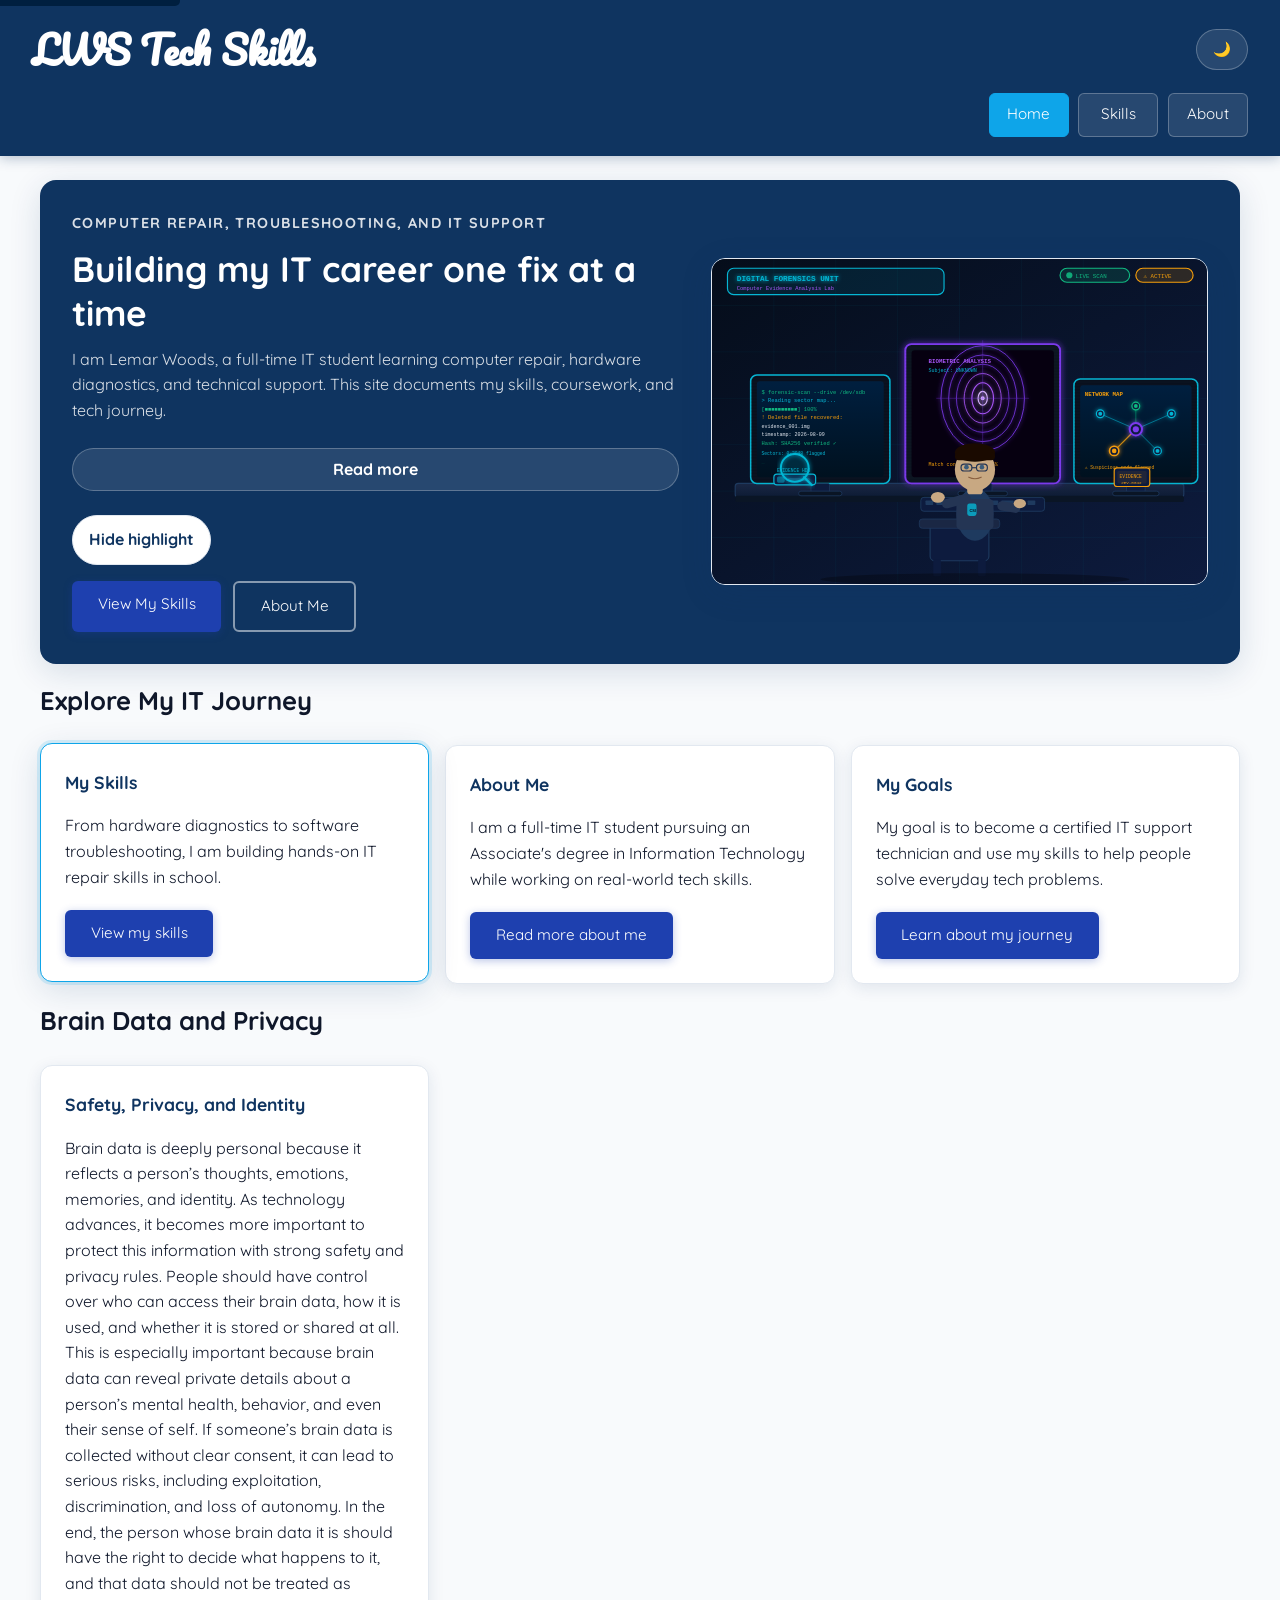
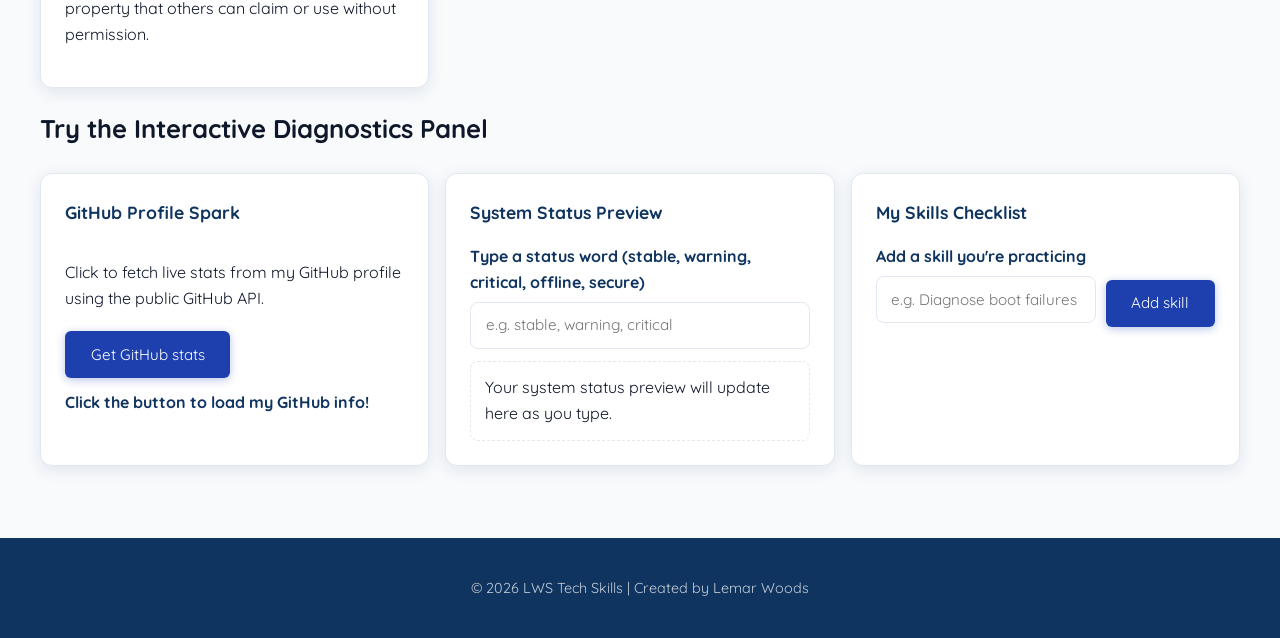
<file: index.html>
<!DOCTYPE html>
<!-- Updated: 2026-08-10 for WAVE accessibility fixes -->
<html lang="en" dir="ltr">

<head>
    <meta charset="UTF-8">
    <meta name="viewport" content="width=device-width, initial-scale=1.0">
    <meta name="description"
        content="LWS Tech Skills is an IT portfolio showcasing computer repair, troubleshooting, and technology skills by Lemar Woods.">
    <title>Home | LWS Tech Skills</title>
    <link rel="preconnect" href="https://fonts.googleapis.com">
    <link rel="preconnect" href="https://fonts.gstatic.com" crossorigin>
    <link href="https://fonts.googleapis.com/css2?family=Pacifico&family=Quicksand:wght@400;500;700&display=swap"
        rel="stylesheet">
    <link rel="stylesheet" href="./assets/css/style.css">
</head>

<body>
    <a class="skip-link" href="#main-content-title">Skip to main content</a>
    <div class="page">
        <header class="site-header">
            <div class="header-row">
                <span class="site-brand">LWS Tech Skills</span>
                <div class="header-actions">
                    <button class="theme-toggle" type="button" aria-label="Switch to dark mode"
                        aria-pressed="false">🌙</button>
                    <button class="nav-toggle" type="button" aria-label="Toggle navigation"
                        aria-expanded="false">Menu</button>
                </div>
            </div>
            <nav class="top-nav" aria-label="Main navigation" aria-hidden="true">
                <a href="index.html" class="nav-box" aria-current="page">Home</a>
                <a href="projects.html" class="nav-box">Skills</a>
                <a href="about.html" class="nav-box">About</a>
            </nav>
        </header>

        <main id="main-content">
            <section class="hero" aria-labelledby="main-content-title">
                <div class="hero-content">
                    <p class="tagline">Computer repair, troubleshooting, and IT support</p>
                    <h1 id="main-content-title" tabindex="-1">Building my IT career one fix at a time</h1>
                    <p>
                        I am Lemar Woods, a full-time IT student learning computer repair, hardware diagnostics,
                        and technical support. This site documents my skills, coursework, and tech journey.
                    </p>
                    <button class="read-more-toggle" type="button" data-read-more-target="home-story"
                        aria-expanded="false">Read more</button>
                    <div id="home-story" class="read-more-content" hidden>
                        <p>
                            I enjoy learning how systems work behind the scenes and how practical support skills can
                            make
                            a real difference for everyday users.
                        </p>
                    </div>
                    <button class="toggle-highlight" type="button" aria-pressed="false">Toggle highlight</button>
                    <div class="hero-actions">
                        <a class="btn" href="./projects.html">View My Skills</a>
                        <a class="btn btn--secondary" href="./about.html">About Me</a>
                    </div>
                </div>
                <img src="./assets/images/csi_tech.svg"
                    alt="Digital forensics technician analyzing evidence at a computer workstation" loading="lazy"
                    decoding="async">
            </section>

            <section class="content-grid" aria-labelledby="explore-heading">
                <h2 id="explore-heading">Explore My IT Journey</h2>
                <article class="card">
                    <h3>My Skills</h3>
                    <p>
                        From hardware diagnostics to software troubleshooting, I am building hands-on IT repair skills
                        in school.
                    </p>
                    <a class="btn" href="./projects.html">View my skills</a>
                </article>

                <article class="card">
                    <h3>About Me</h3>
                    <p>
                        I am a full-time IT student pursuing an Associate's degree in Information Technology while
                        working on real-world tech skills.
                    </p>
                    <a class="btn" href="./about.html">Read more about me</a>
                </article>

                <article class="card">
                    <h3>My Goals</h3>
                    <p>
                        My goal is to become a certified IT support technician and use my skills to help people solve
                        everyday tech problems.
                    </p>
                    <a class="btn" href="./about.html#story-heading">Learn about my journey</a>
                </article>
            </section>

            <section class="content-grid" aria-labelledby="brain-data-heading">
                <h2 id="brain-data-heading">Brain Data and Privacy</h2>
                <article class="card">
                    <h3>Safety, Privacy, and Identity</h3>
                    <p>
                        Brain data is deeply personal because it reflects a person’s thoughts, emotions, memories, and
                        identity. As technology advances, it becomes more important to protect this information with
                        strong safety and privacy rules. People should have control over who can access their brain
                        data,
                        how it is used, and whether it is stored or shared at all. This is especially important because
                        brain data can reveal private details about a person’s mental health, behavior, and even their
                        sense of self. If someone’s brain data is collected without clear consent, it can lead to
                        serious
                        risks, including exploitation, discrimination, and loss of autonomy. In the end, the person
                        whose
                        brain data it is should have the right to decide what happens to it, and that data should not be
                        treated as property that others can claim or use without permission.
                    </p>
                </article>
            </section>

            <section class="content-grid interactive-panel" aria-labelledby="interactive-heading">
                <h2 id="interactive-heading">Try the Interactive Diagnostics Panel</h2>
                <article class="card interactive-card">
                    <h3>GitHub Profile Spark</h3>
                    <p>Click to fetch live stats from my GitHub profile using the public GitHub API.</p>
                    <button type="button" class="btn spark-tip-btn">Get GitHub stats</button>
                    <p class="spark-tip-output" role="status">Click the button to load my GitHub info!</p>
                </article>

                <article class="card interactive-card">
                    <h3>System Status Preview</h3>
                    <label class="about-label" for="status-input">Type a status word (stable, warning, critical,
                        offline, secure)</label>
                    <input type="text" id="status-input" class="about-input"
                        placeholder="e.g. stable, warning, critical" autocomplete="off">
                    <div class="status-preview" aria-live="polite">Your system status preview will update here as
                        you type.</div>
                </article>

                <article class="card interactive-card">
                    <h3>My Skills Checklist</h3>
                    <label class="about-label" for="skill-input">Add a skill you're practicing</label>
                    <div class="skill-form-row">
                        <input type="text" id="skill-input" class="about-input"
                            placeholder="e.g. Diagnose boot failures" autocomplete="off">
                        <button type="button" class="btn skill-add-btn">Add skill</button>
                    </div>
                    <ul class="skill-list" aria-live="polite"></ul>
                </article>
            </section>
        </main>

        <footer>
            <p>&copy; <span data-current-year></span> LWS Tech Skills | Created by Lemar Woods</p>
            <button class="back-to-top" type="button" aria-label="Back to top" hidden>Back to top ↑</button>
        </footer>
    </div>
    <script src="./assets/js/site.js"></script>
    <script src="./assets/js/interactive.js"></script>
</body>

</html>
</file>
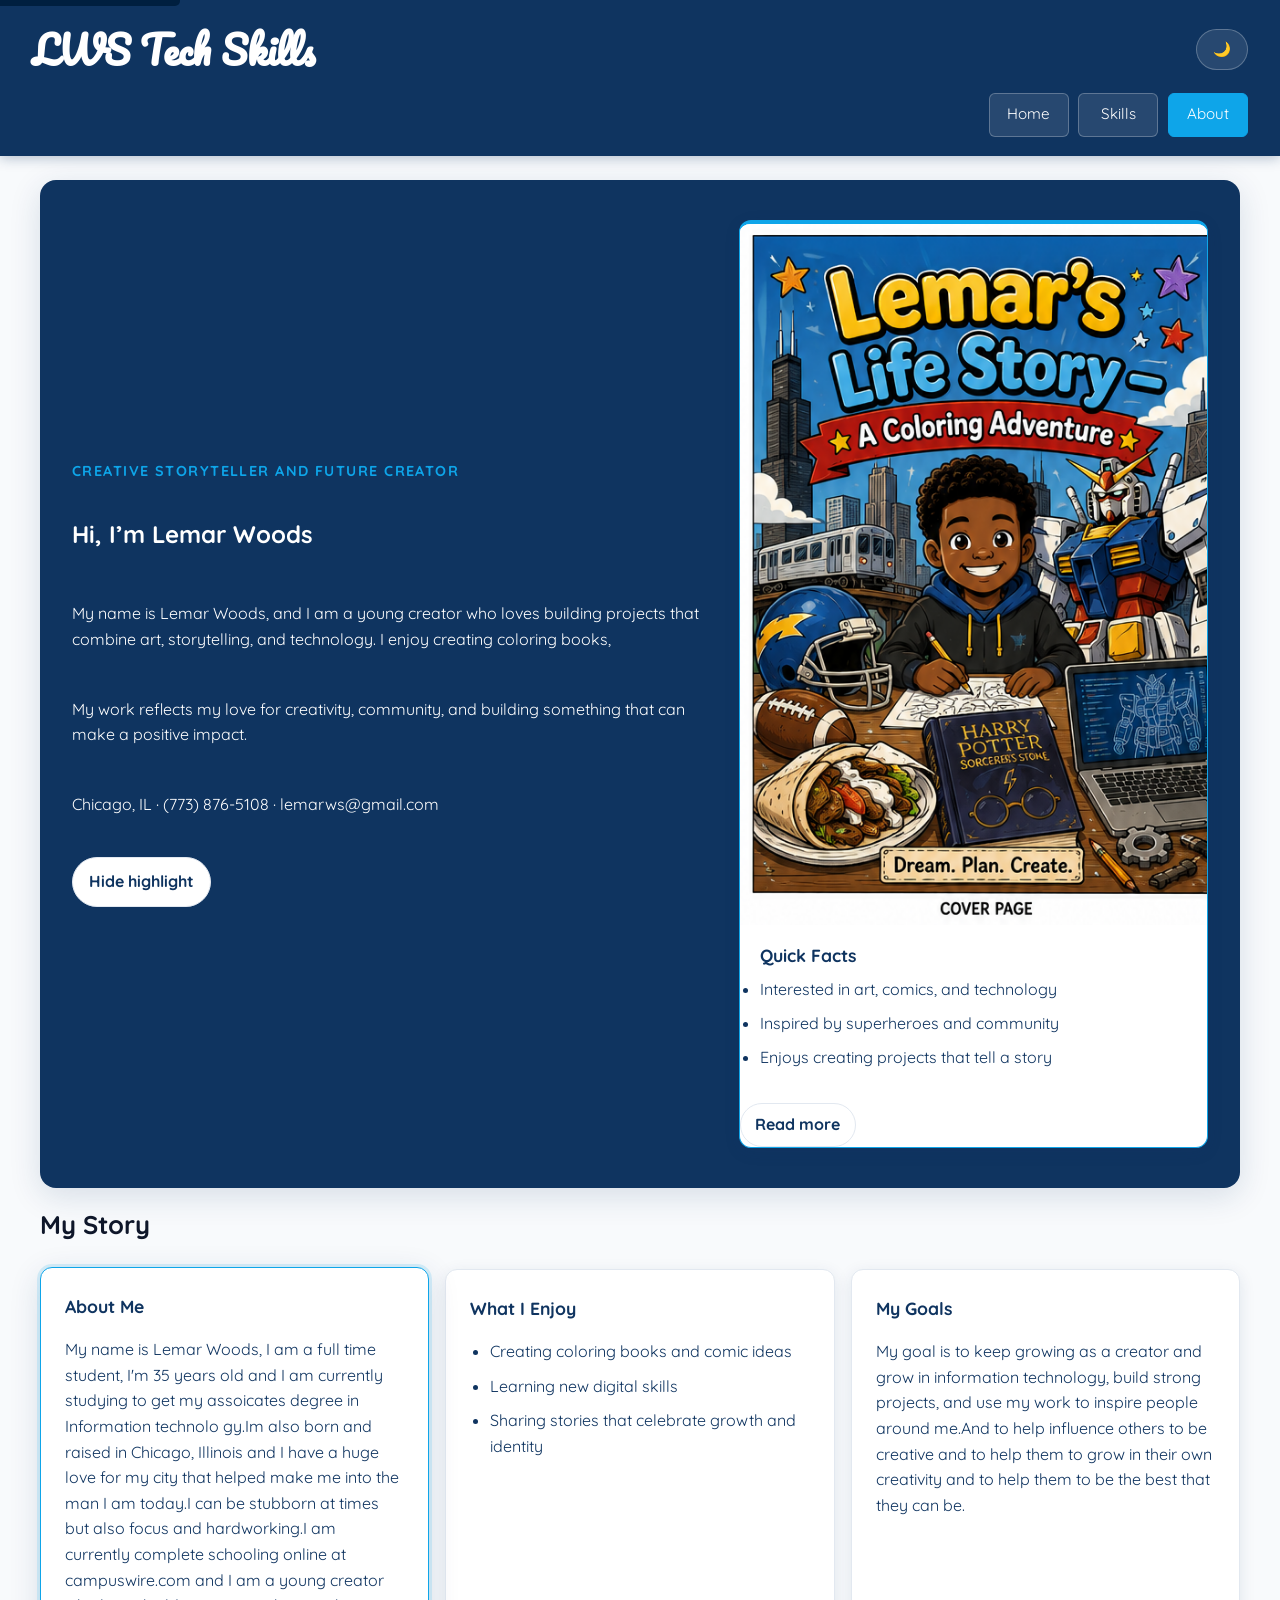
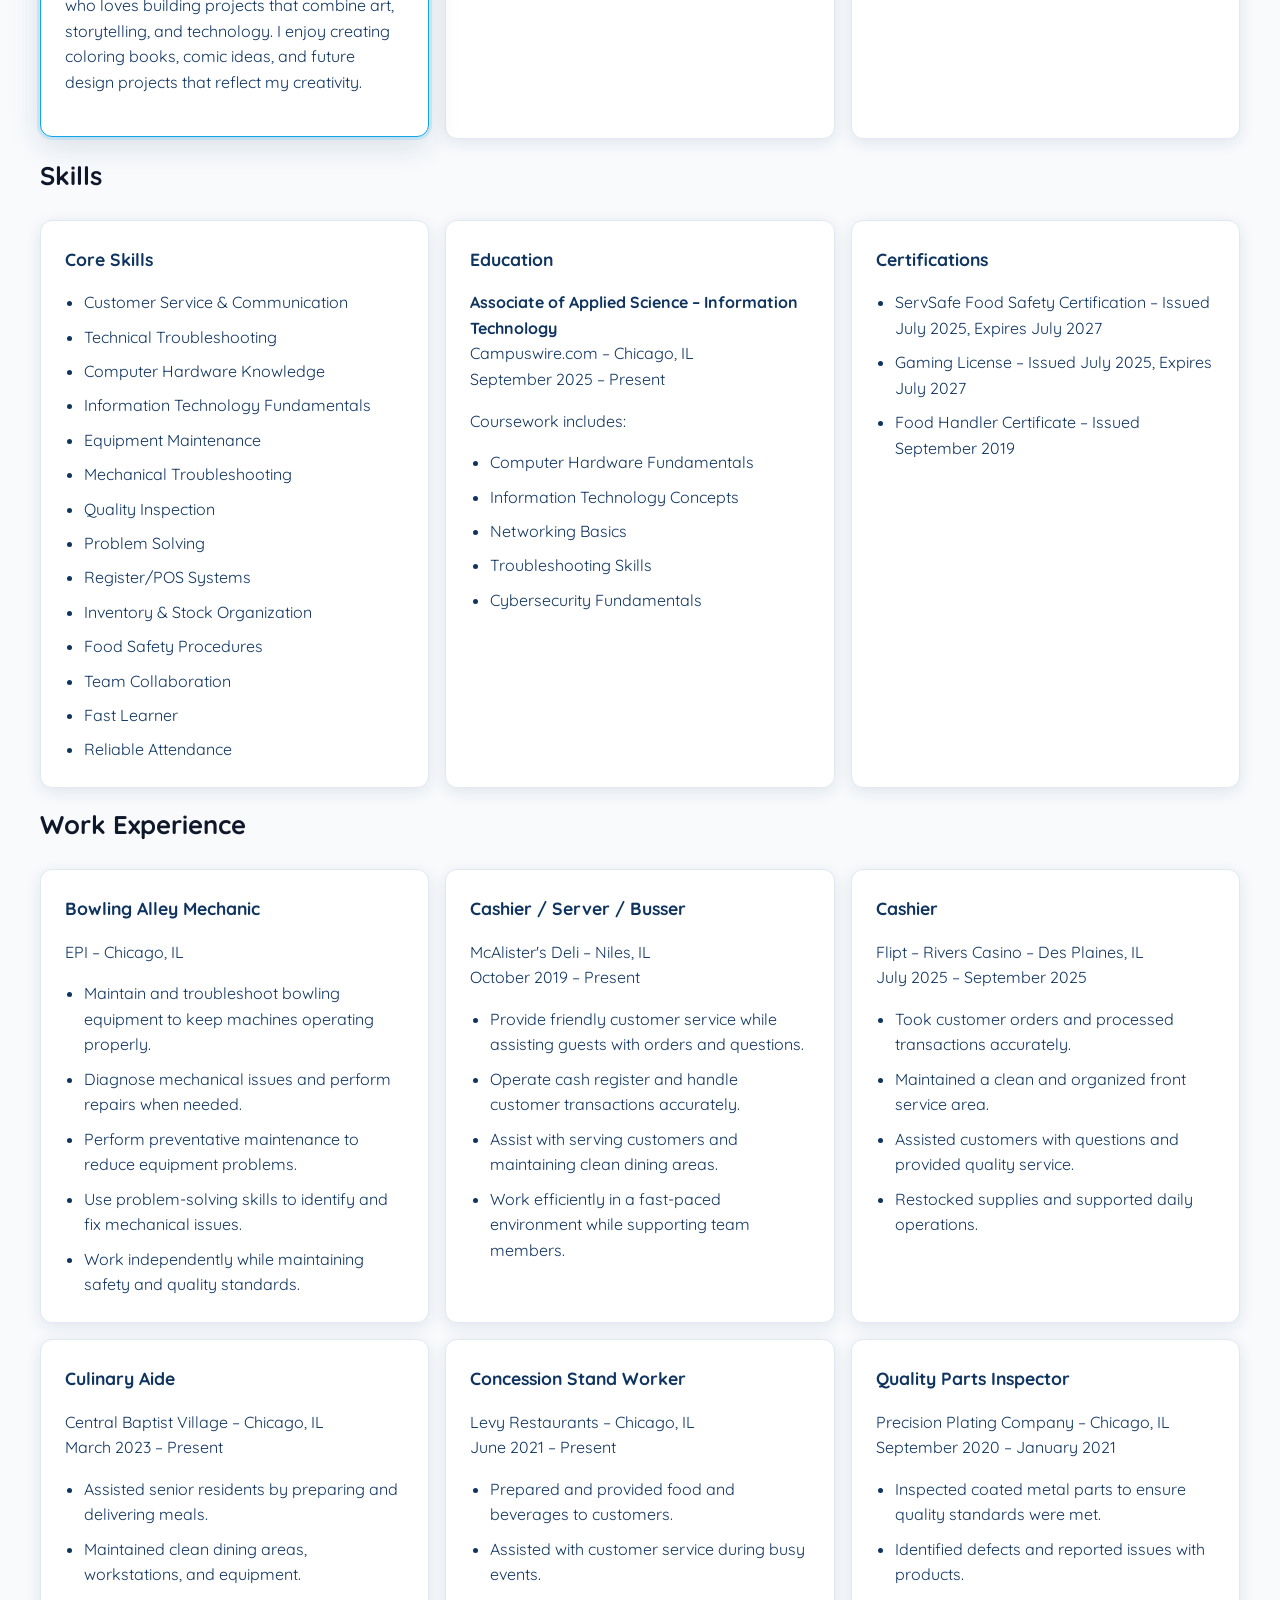
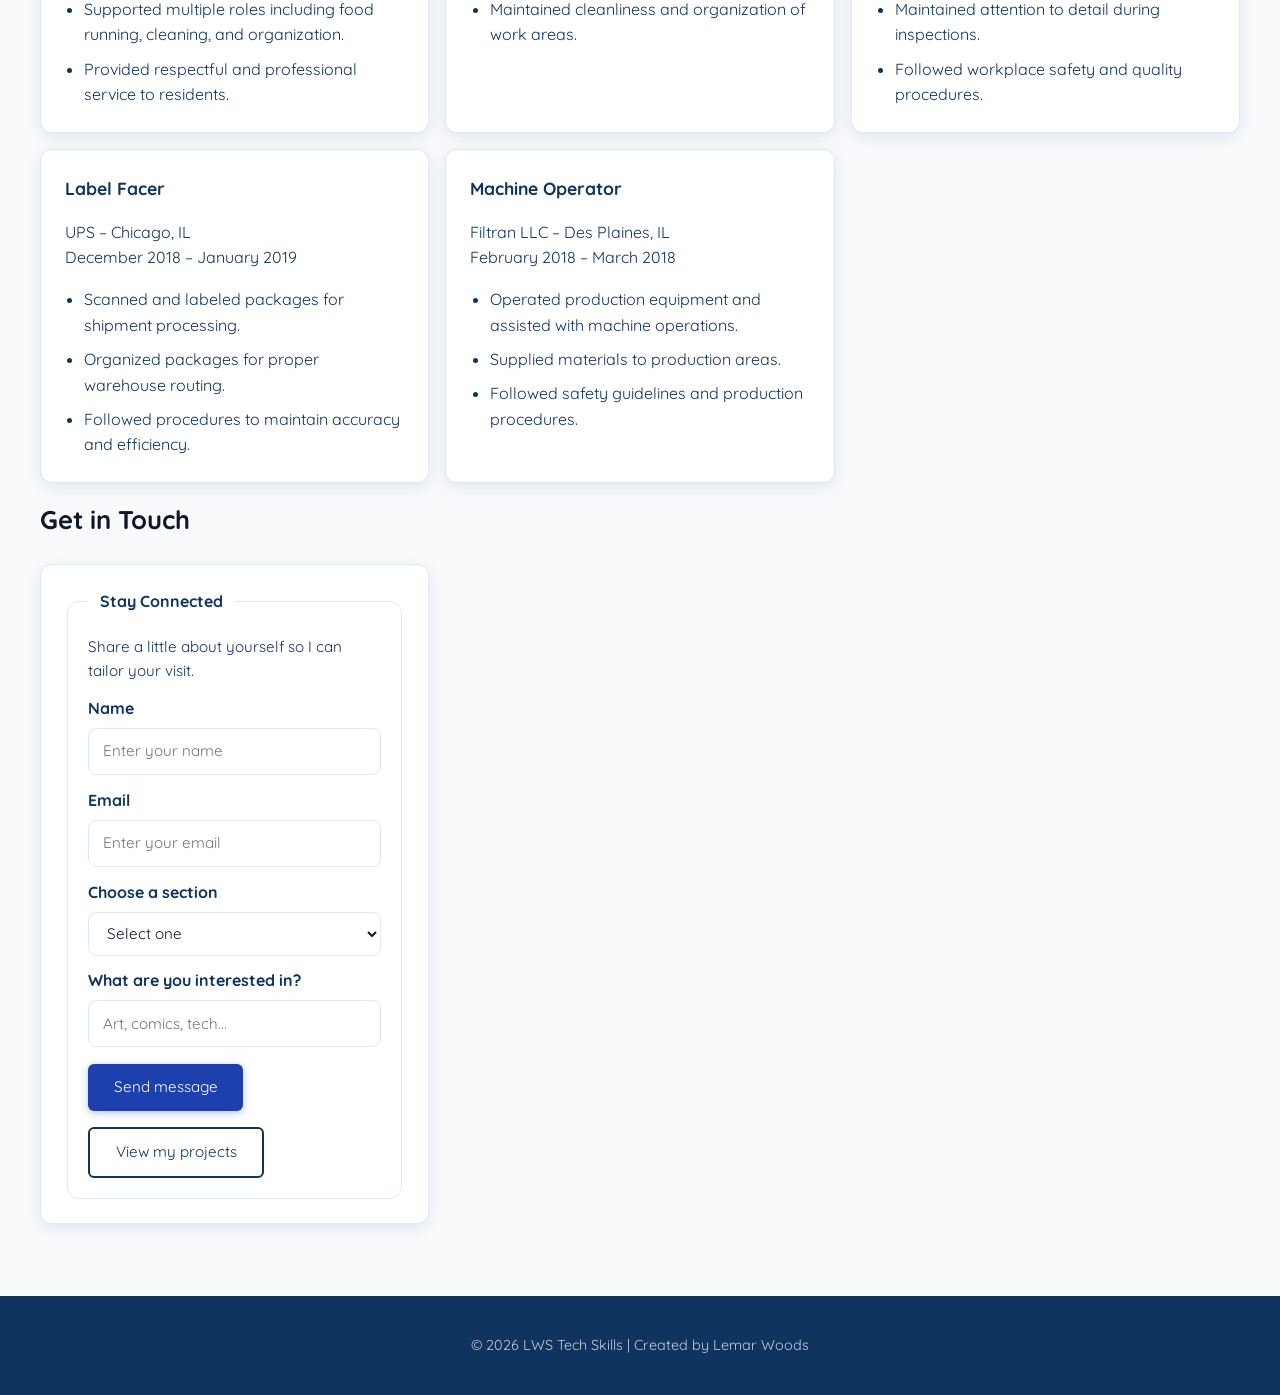
<file: about.html>
<!DOCTYPE html>
<!-- Updated: 2026-08-10 v2 -->
<html lang="en" dir="ltr">

<head>
    <meta charset="UTF-8">
    <meta name="viewport" content="width=device-width, initial-scale=1.0">
    <meta name="description"
        content="Learn more about Lemar Woods, his creative journey, and the ideas behind LWS Tech Skills.">
    <title>About Me | LWS Tech Skills</title>
    <link rel="preconnect" href="https://fonts.googleapis.com">
    <link rel="preconnect" href="https://fonts.gstatic.com" crossorigin>
    <link href="https://fonts.googleapis.com/css2?family=Pacifico&family=Quicksand:wght@400;500;700&display=swap"
        rel="stylesheet">
    <link rel="stylesheet" href="./assets/css/style.css">
</head>

<body>
    <a class="skip-link" href="#main-content-title">Skip to main content</a>
    <div class="page">
        <header class="site-header">
            <div class="header-row">
                <span class="site-brand">LWS Tech Skills</span>
                <div class="header-actions">
                    <button class="theme-toggle" type="button" aria-label="Switch to dark mode"
                        aria-pressed="false">🌙</button>
                    <button class="nav-toggle" type="button" aria-label="Toggle navigation"
                        aria-expanded="false">Menu</button>
                </div>
            </div>
            <nav class="top-nav" aria-label="Main navigation" aria-hidden="true">
                <a href="index.html" class="nav-box">Home</a>
                <a href="projects.html" class="nav-box">Skills</a>
                <a href="about.html" class="nav-box" aria-current="page">About</a>
            </nav>
        </header>
        <main id="main-content">
            <section class="about-hero" aria-labelledby="main-content-title">
                <div class="about-hero__content">
                    <p class="tagline">Creative storyteller and future creator</p>
                    <h1 id="main-content-title" tabindex="-1">Hi, I’m Lemar Woods</h1>
                    <p>
                        My name is Lemar Woods, and I am a young creator who loves building projects that combine art,
                        storytelling, and technology. I enjoy creating coloring books,
                    </p>
                    <p>
                        My work reflects my love for creativity, community, and building something that can make a
                        positive impact.
                    </p>
                    <p>
                        Chicago, IL &middot; <a href="tel:+17738765108">(773) 876-5108</a> &middot;
                        <a href="mailto:lemarws@gmail.com">lemarws@gmail.com</a>
                    </p>

                    <button class="toggle-highlight" type="button" aria-pressed="false">Toggle highlight</button>
                </div>

                <div class="about-card about-card--accent">
                    <img src="./assets/images/Lemars_Life_Story_Cover_Page.png"
                        alt="Lemar Woods coloring book cover — Lemar's Life Story" loading="lazy" decoding="async">
                    <h2>Quick Facts</h2>
                    <ul class="about-list">
                        <li>Interested in art, comics, and technology</li>
                        <li>Inspired by superheroes and community</li>
                        <li>Enjoys creating projects that tell a story</li>
                    </ul>
                    <button class="read-more-toggle" type="button" data-read-more-target="about-facts"
                        aria-expanded="false">Read more</button>
                    <div id="about-facts" class="read-more-content" hidden>
                        <p>
                            I am building a career that combines problem-solving, communication, and hands-on technical
                            work to help people and systems run smoothly.
                        </p>
                    </div>
                </div>
            </section>

            <section class="about-grid" aria-labelledby="story-heading">
                <h2 id="story-heading">My Story</h2>
                <article class="about-card">
                    <h3>About Me</h3>
                    <p>
                        My name is Lemar Woods, I am a full time student, I'm 35 years old and I am currently studying
                        to
                        get my assoicates degree in Information technolo
                        gy.Im also born and raised in Chicago, Illinois and I have a huge love for my city that helped
                        make me into the man I am today.I can be stubborn at times but also focus and hardworking.I am
                        currently complete schooling online at campuswire.com and I am a young creator who loves
                        building projects that combine art, storytelling, and technology. I enjoy creating coloring
                        books, comic ideas, and future design projects that reflect my creativity.
                    </p>
                </article>

                <article class="about-card">
                    <h3>What I Enjoy</h3>
                    <ul class="about-list">
                        <li>Creating coloring books and comic ideas</li>
                        <li>Learning new digital skills</li>
                        <li>Sharing stories that celebrate growth and identity</li>
                    </ul>
                </article>

                <article class="about-card">
                    <h3>My Goals</h3>
                    <p>
                        My goal is to keep growing as a creator and grow in information technology, build strong
                        projects, and use my work to inspire
                        people around me.And to help influence others to be creative and to help them to grow in their
                        own creativity and to help them to be the best that they can be.
                    </p>
                </article>
            </section>

            <section class="about-grid" aria-labelledby="skills-heading">
                <h2 id="skills-heading">Skills</h2>
                <article class="about-card">
                    <h3>Core Skills</h3>
                    <ul class="about-list">
                        <li>Customer Service &amp; Communication</li>
                        <li>Technical Troubleshooting</li>
                        <li>Computer Hardware Knowledge</li>
                        <li>Information Technology Fundamentals</li>
                        <li>Equipment Maintenance</li>
                        <li>Mechanical Troubleshooting</li>
                        <li>Quality Inspection</li>
                        <li>Problem Solving</li>
                        <li>Register/POS Systems</li>
                        <li>Inventory &amp; Stock Organization</li>
                        <li>Food Safety Procedures</li>
                        <li>Team Collaboration</li>
                        <li>Fast Learner</li>
                        <li>Reliable Attendance</li>
                    </ul>
                </article>

                <article class="about-card">
                    <h3>Education</h3>
                    <p><strong>Associate of Applied Science &ndash; Information Technology</strong><br>
                        Campuswire.com &ndash; Chicago, IL<br>
                        September 2025 &ndash; Present</p>
                    <p>Coursework includes:</p>
                    <ul class="about-list">
                        <li>Computer Hardware Fundamentals</li>
                        <li>Information Technology Concepts</li>
                        <li>Networking Basics</li>
                        <li>Troubleshooting Skills</li>
                        <li>Cybersecurity Fundamentals</li>
                    </ul>
                </article>

                <article class="about-card">
                    <h3>Certifications</h3>
                    <ul class="about-list">
                        <li>ServSafe Food Safety Certification &ndash; Issued July 2025, Expires July 2027</li>
                        <li>Gaming License &ndash; Issued July 2025, Expires July 2027</li>
                        <li>Food Handler Certificate &ndash; Issued September 2019</li>
                    </ul>
                </article>
            </section>

            <section class="about-grid" aria-labelledby="experience-heading">
                <h2 id="experience-heading">Work Experience</h2>
                <article class="about-card">
                    <h3>Bowling Alley Mechanic</h3>
                    <p>EPI &ndash; Chicago, IL</p>
                    <ul class="about-list">
                        <li>Maintain and troubleshoot bowling equipment to keep machines operating properly.</li>
                        <li>Diagnose mechanical issues and perform repairs when needed.</li>
                        <li>Perform preventative maintenance to reduce equipment problems.</li>
                        <li>Use problem-solving skills to identify and fix mechanical issues.</li>
                        <li>Work independently while maintaining safety and quality standards.</li>
                    </ul>
                </article>

                <article class="about-card">
                    <h3>Cashier / Server / Busser</h3>
                    <p>McAlister's Deli &ndash; Niles, IL<br>October 2019 &ndash; Present</p>
                    <ul class="about-list">
                        <li>Provide friendly customer service while assisting guests with orders and questions.</li>
                        <li>Operate cash register and handle customer transactions accurately.</li>
                        <li>Assist with serving customers and maintaining clean dining areas.</li>
                        <li>Work efficiently in a fast-paced environment while supporting team members.</li>
                    </ul>
                </article>

                <article class="about-card">
                    <h3>Cashier</h3>
                    <p>Flipt &ndash; Rivers Casino &ndash; Des Plaines, IL<br>July 2025 &ndash; September 2025</p>
                    <ul class="about-list">
                        <li>Took customer orders and processed transactions accurately.</li>
                        <li>Maintained a clean and organized front service area.</li>
                        <li>Assisted customers with questions and provided quality service.</li>
                        <li>Restocked supplies and supported daily operations.</li>
                    </ul>
                </article>

                <article class="about-card">
                    <h3>Culinary Aide</h3>
                    <p>Central Baptist Village &ndash; Chicago, IL<br>March 2023 &ndash; Present</p>
                    <ul class="about-list">
                        <li>Assisted senior residents by preparing and delivering meals.</li>
                        <li>Maintained clean dining areas, workstations, and equipment.</li>
                        <li>Supported multiple roles including food running, cleaning, and organization.</li>
                        <li>Provided respectful and professional service to residents.</li>
                    </ul>
                </article>

                <article class="about-card">
                    <h3>Concession Stand Worker</h3>
                    <p>Levy Restaurants &ndash; Chicago, IL<br>June 2021 &ndash; Present</p>
                    <ul class="about-list">
                        <li>Prepared and provided food and beverages to customers.</li>
                        <li>Assisted with customer service during busy events.</li>
                        <li>Maintained cleanliness and organization of work areas.</li>
                    </ul>
                </article>

                <article class="about-card">
                    <h3>Quality Parts Inspector</h3>
                    <p>Precision Plating Company &ndash; Chicago, IL<br>September 2020 &ndash; January 2021</p>
                    <ul class="about-list">
                        <li>Inspected coated metal parts to ensure quality standards were met.</li>
                        <li>Identified defects and reported issues with products.</li>
                        <li>Maintained attention to detail during inspections.</li>
                        <li>Followed workplace safety and quality procedures.</li>
                    </ul>
                </article>

                <article class="about-card">
                    <h3>Label Facer</h3>
                    <p>UPS &ndash; Chicago, IL<br>December 2018 &ndash; January 2019</p>
                    <ul class="about-list">
                        <li>Scanned and labeled packages for shipment processing.</li>
                        <li>Organized packages for proper warehouse routing.</li>
                        <li>Followed procedures to maintain accuracy and efficiency.</li>
                    </ul>
                </article>

                <article class="about-card">
                    <h3>Machine Operator</h3>
                    <p>Filtran LLC &ndash; Des Plaines, IL<br>February 2018 &ndash; March 2018</p>
                    <ul class="about-list">
                        <li>Operated production equipment and assisted with machine operations.</li>
                        <li>Supplied materials to production areas.</li>
                        <li>Followed safety guidelines and production procedures.</li>
                    </ul>
                </article>
            </section>

            <section class="about-grid" aria-labelledby="connect-section-heading">
                <h2 id="connect-section-heading">Get in Touch</h2>
                <article class="about-card">
                    <form class="about-form" action="#" method="post" novalidate>
                        <fieldset class="about-fieldset">
                            <legend>Stay Connected</legend>
                            <p class="about-help-text">Share a little about yourself so I can tailor your visit.</p>
                            <div class="about-form-group">
                                <label class="about-label" for="name">Name</label>
                                <input type="text" id="name" name="name" placeholder="Enter your name"
                                    class="about-input" aria-describedby="name-error" autocomplete="name" required>
                                <p id="name-error" class="error-message" role="alert" hidden>Please enter your name.</p>
                            </div>
                            <div class="about-form-group">
                                <label class="about-label" for="email">Email</label>
                                <input type="email" id="email" name="email" placeholder="Enter your email"
                                    class="about-input" aria-describedby="email-error" autocomplete="email"
                                    inputmode="email" required>
                                <p id="email-error" class="error-message" role="alert" hidden>Please enter a valid email
                                    address.</p>
                            </div>
                            <div class="about-form-group">
                                <label class="about-label" for="section-select">Choose a section</label>
                                <select id="section-select" name="section" class="about-input"
                                    aria-describedby="section-error" required>
                                    <option value="">Select one</option>
                                    <option value="projects">Projects</option>
                                    <option value="about">About</option>
                                </select>
                                <p id="section-error" class="error-message" role="alert" hidden>Please choose a section.
                                </p>
                            </div>
                            <div class="about-form-group">
                                <label class="about-label" for="interest">What are you interested in?</label>
                                <input type="text" id="interest" name="interest" placeholder="Art, comics, tech..."
                                    class="about-input" aria-describedby="interest-error" required>
                                <p id="interest-error" class="error-message" role="alert" hidden>Please enter your
                                    interest.</p>
                            </div>
                            <div class="about-actions">
                                <button type="submit" class="btn">Send message</button>
                                <a class="btn btn--secondary" href="./projects.html">View my projects</a>
                            </div>
                        </fieldset>
                    </form>
                </article>
            </section>
        </main>

        <footer>
            <p>&copy; <span data-current-year></span> LWS Tech Skills | Created by Lemar Woods</p>
            <button class="back-to-top" type="button" aria-label="Back to top" hidden>Back to top ↑</button>
        </footer>
    </div>
    <script src="./assets/js/site.js"></script>
</body>

</html>
</file>
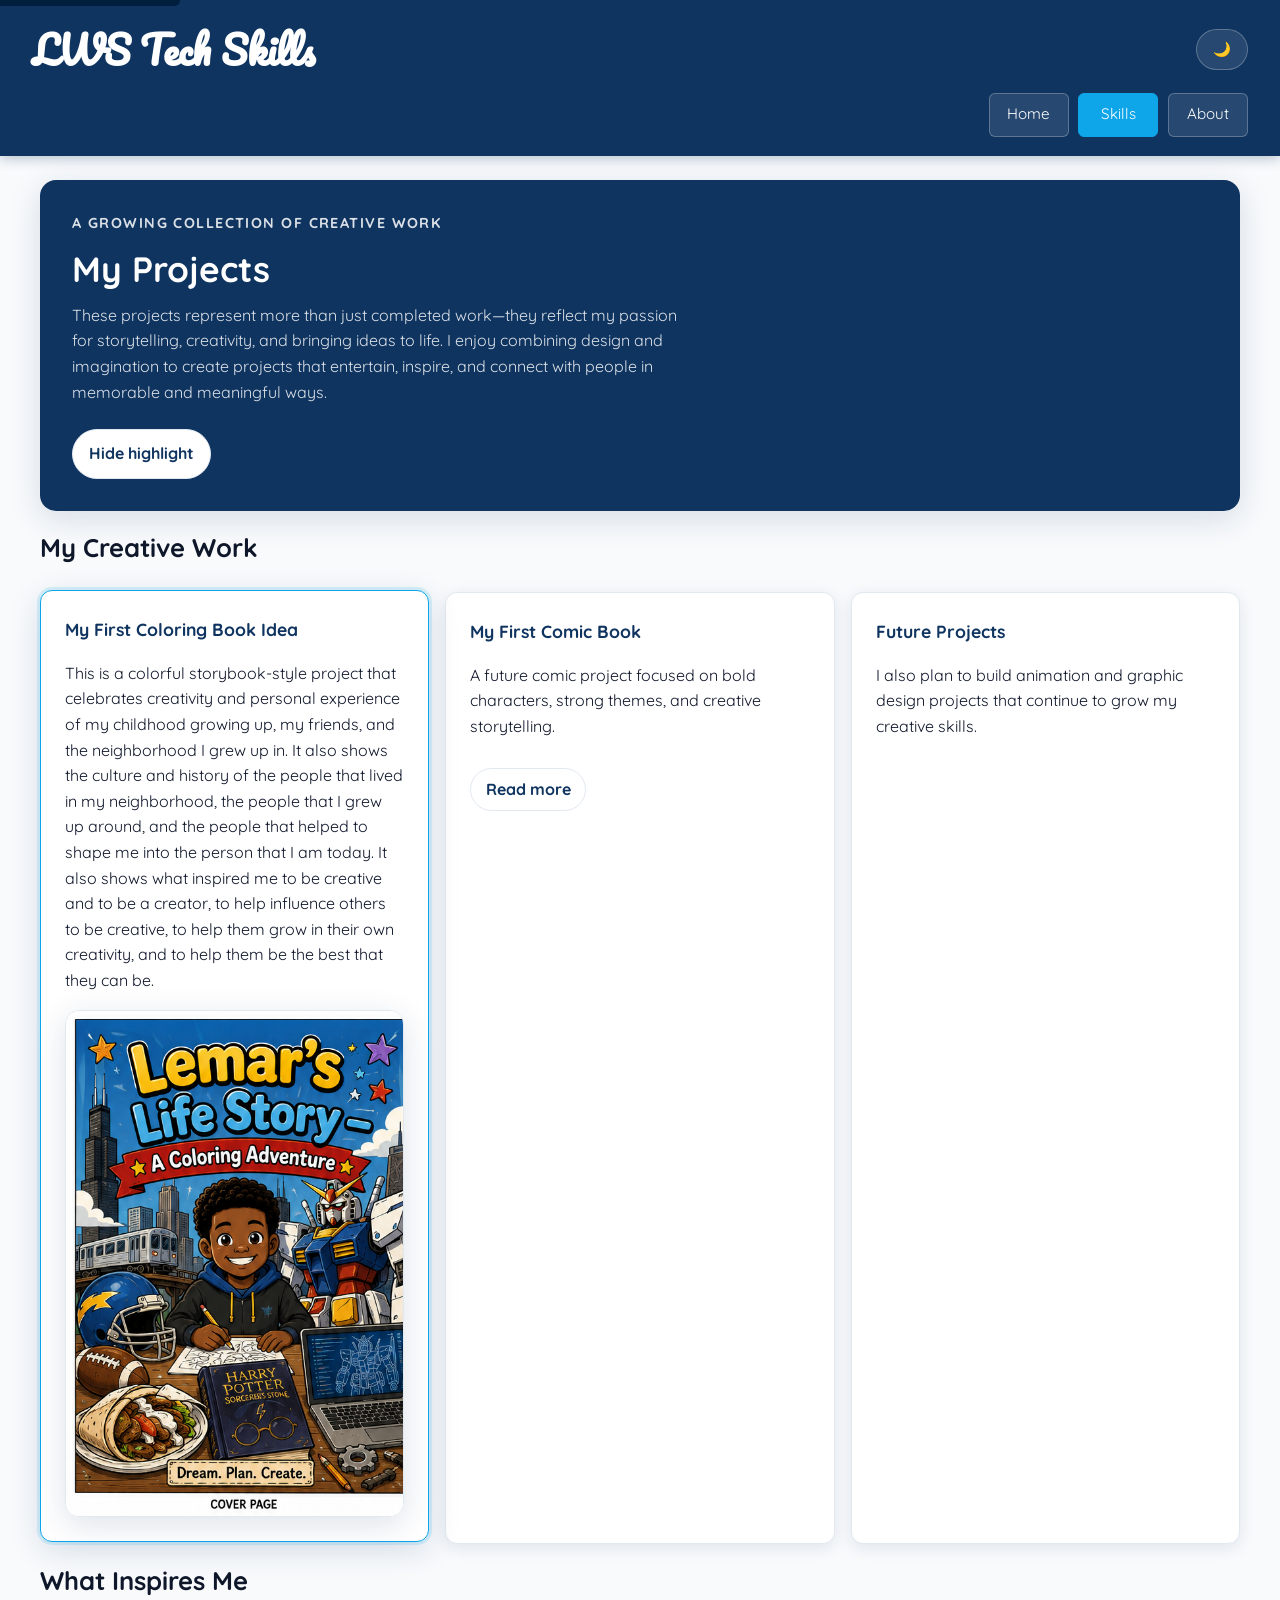
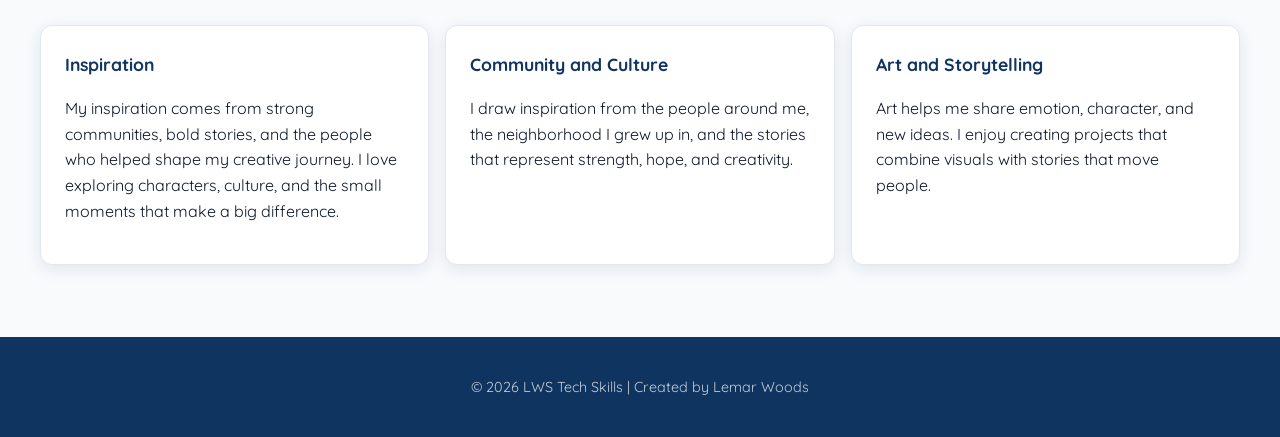
<file: projects.html>
<!DOCTYPE html>
<!-- Updated: 2026-08-10 v2 -->
<html lang="en" dir="ltr">

<head>
    <meta charset="UTF-8">
    <meta name="viewport" content="width=device-width, initial-scale=1.0">
    <meta name="description" content="A collection of Lemar Woods' creative projects, stories, and future ideas.">
    <title>My Projects | LWS Tech Skills</title>
    <link rel="preconnect" href="https://fonts.googleapis.com">
    <link rel="preconnect" href="https://fonts.gstatic.com" crossorigin>
    <link href="https://fonts.googleapis.com/css2?family=Pacifico&family=Quicksand:wght@400;500;700&display=swap"
        rel="stylesheet">
    <link rel="stylesheet" href="./assets/css/style.css">
</head>

<body>
    <a class="skip-link" href="#main-content-title">Skip to main content</a>
    <div class="page">
        <header class="site-header">
            <div class="header-row">
                <span class="site-brand">LWS Tech Skills</span>
                <div class="header-actions">
                    <button class="theme-toggle" type="button" aria-label="Switch to dark mode"
                        aria-pressed="false">🌙</button>
                    <button class="nav-toggle" type="button" aria-label="Toggle navigation"
                        aria-expanded="false">Menu</button>
                </div>
            </div>
            <nav class="top-nav" aria-label="Main navigation" aria-hidden="true">
                <a href="index.html" class="nav-box">Home</a>
                <a href="projects.html" class="nav-box" aria-current="page">Skills</a>
                <a href="about.html" class="nav-box">About</a>
            </nav>
        </header>

        <main id="main-content">

            <section class="hero" aria-labelledby="main-content-title">

                <div class="hero-content">

                    <p class="tagline">
                        A growing collection of creative work
                    </p>

                    <h1 id="main-content-title" tabindex="-1">
                        My Projects
                    </h1>

                    <p>
                        These projects represent more than just completed work—they reflect my passion for storytelling,
                        creativity, and bringing ideas to life. I enjoy combining design and imagination to create
                        projects that entertain, inspire, and connect with people in memorable and meaningful ways.
                    </p>

                    <button class="toggle-highlight" type="button" aria-pressed="false">Toggle highlight</button>

                </div>

            </section>


            <section class="content-grid" aria-labelledby="work-heading">
                <h2 id="work-heading">My Creative Work</h2>

                <article class="card">

                    <h3>
                        My First Coloring Book Idea
                    </h3>

                    <p>
                        This is a colorful storybook-style project that celebrates creativity and personal experience of
                        my childhood growing up, my friends, and the neighborhood I grew up in. It also shows the
                        culture
                        and history of the people that lived in my neighborhood, the people that I grew up around, and
                        the
                        people that helped to shape me into the person that I am today. It also shows what inspired me
                        to
                        be creative and to be a creator, to help influence others to be creative, to help them grow in
                        their own creativity, and to help them be the best that they can be.
                    </p>

                    <img src="./assets/images/Lemars_Life_Story_Cover_Page.png"
                        alt="Cover image for Lemar's Life Story coloring book featuring a creative storybook design"
                        loading="lazy" decoding="async">

                </article>


                <article class="card">

                    <h3>
                        My First Comic Book
                    </h3>

                    <p>
                        A future comic project focused on bold characters, strong themes, and creative storytelling.
                    </p>
                    <button class="read-more-toggle" type="button" data-read-more-target="comic-story"
                        aria-expanded="false">Read more</button>
                    <div id="comic-story" class="read-more-content" hidden>
                        <p>
                            I want to continue building creative projects that combine design, storytelling, and
                            practical
                            technology skills in ways that feel useful and memorable.
                        </p>
                    </div>

                </article>


                <article class="card">

                    <h3>
                        Future Projects
                    </h3>

                    <p>
                        I also plan to build animation and graphic design projects that continue to grow my creative
                        skills.
                    </p>

                </article>

            </section>


            <section class="content-grid" aria-labelledby="inspiration-heading">
                <h2 id="inspiration-heading">What Inspires Me</h2>

                <article class="card">

                    <h3>
                        Inspiration
                    </h3>

                    <p>
                        My inspiration comes from strong communities, bold stories, and the people who helped shape
                        my creative journey. I love exploring characters, culture, and the small moments that make a
                        big difference.
                    </p>

                </article>


                <article class="card">

                    <h3>
                        Community and Culture
                    </h3>

                    <p>
                        I draw inspiration from the people around me, the neighborhood I grew up in, and the stories
                        that represent strength, hope, and creativity.
                    </p>

                </article>


                <article class="card">

                    <h3>
                        Art and Storytelling
                    </h3>

                    <p>
                        Art helps me share emotion, character, and new ideas. I enjoy creating projects that combine
                        visuals with stories that move people.
                    </p>

                </article>

            </section>

        </main>


        <footer>

            <p>
                &copy; <span data-current-year></span> LWS Tech Skills | Created by Lemar Woods
            </p>

            <button class="back-to-top" type="button" aria-label="Back to top" hidden>Back to top ↑</button>

        </footer>

    </div>
    <script src="./assets/js/site.js"></script>
</body>

</html>
</file>
<file: assets/css/style.css>
@import url('https://fonts.googleapis.com/css2?family=Pacifico&family=Quicksand:wght@400;500;700&display=swap');

:root {
    --navy: #0f3460;
    --accent: #0ea5e9;
    --mid: #1e40af;
    --muted: #64748b;
    --light: #f8fafc;
    --border: #e2e8f0;
    --white: #ffffff;
    --text: #0f172a;
    --shadow: 0 4px 16px rgba(15, 52, 96, 0.1);
    --shadow-md: 0 8px 32px rgba(15, 52, 96, 0.14);
    --gold: #0ea5e9;
    --purple: #6366f1;
    --green: #059669;
}

body.dark-mode {
    --navy: #dfe9ff;
    --accent: #8ad3ff;
    --mid: #b7d0ff;
    --muted: #bfd0eb;
    --light: #0b1220;
    --border: #2d3b57;
    --white: #162338;
    --text: #edf4ff;
    --shadow: 0 10px 30px rgba(0, 0, 0, 0.35);
    --shadow-md: 0 12px 36px rgba(0, 0, 0, 0.4);
}

* {
    box-sizing: border-box;
}

body {
    margin: 0;
    padding: 0;
    font-family: 'Quicksand', 'Segoe UI', Arial, sans-serif;
    background-color: var(--light);
    color: var(--text);
    font-size: 16px;
    line-height: 1.6;
    min-width: 320px;
    transition: background-color 0.2s ease, color 0.2s ease;
}

a:hover,
a:focus-visible,
button:hover,
button:focus-visible,
.btn:hover,
.btn:focus-visible,
.nav-box:hover,
.nav-box:focus-visible,
.about-input:focus {
    outline: 3px solid var(--gold);
    outline-offset: 3px;
}

.skip-link {
    position: absolute;
    left: -9999px;
    top: 0;
    background-color: var(--navy);
    color: var(--white);
    padding: 0.75rem 1rem;
    z-index: 100;
    border-radius: 0 0 0.75rem 0;
}

.skip-link:focus,
.skip-link:focus-visible {
    left: 0;
    outline: 3px solid var(--gold);
    outline-offset: 0;
}

img {
    display: block;
    width: 100%;
    height: auto;
    margin: 0;
    border: 1px solid var(--border);
    border-radius: 14px;
    box-shadow: var(--shadow-md);
}

a {
    color: inherit;
    text-decoration: none;
}

.page {
    min-height: 100vh;
    width: 100%;
    max-width: 100%;
}

.site-header {
    background-color: var(--navy);
    color: var(--white);
    padding: 1rem 1.25rem;
    position: sticky;
    top: 0;
    z-index: 10;
    box-shadow: 0 2px 12px rgba(15, 52, 96, 0.3);
}

.header-row {
    display: flex;
    align-items: center;
    justify-content: space-between;
    gap: 0.75rem;
}

.header-actions {
    display: flex;
    align-items: center;
    gap: 0.5rem;
}

.site-header .site-brand {
    display: block;
    margin: 0;
    text-align: center;
    color: var(--white);
    font-family: 'Pacifico', cursive;
    font-size: clamp(1.8rem, 5vw, 2.4rem);
    font-weight: 700;
}

.site-header .site-brand:hover,
.site-header .site-brand:focus-visible {
    color: var(--white);
    text-decoration: underline;
    text-underline-offset: 0.25rem;
}

.top-nav {
    display: flex;
    flex-wrap: wrap;
    justify-content: center;
    gap: 0.6rem;
    margin-top: 0.75rem;
}

.nav-toggle,
.theme-toggle,
.read-more-toggle {
    border: 1px solid rgba(255, 255, 255, 0.25);
    background-color: rgba(255, 255, 255, 0.1);
    color: var(--white);
    border-radius: 999px;
    font: inherit;
    font-weight: 700;
    cursor: pointer;
    transition: transform 0.2s ease, background-color 0.2s ease;
}

.nav-toggle,
.theme-toggle {
    padding: 0.5rem 0.8rem;
    min-width: 52px;
    display: inline-flex;
    align-items: center;
    justify-content: center;
    font-size: 0.9rem;
}

.read-more-toggle {
    padding: 0.5rem 0.9rem;
    margin-top: 0.75rem;
}

.card .read-more-toggle,
.about-card .read-more-toggle {
    border-color: var(--border);
    background-color: transparent;
    color: var(--navy);
}

.toggle-highlight {
    display: inline-block;
    width: max-content;
    padding: 0.7rem 1rem;
    margin-top: 0.75rem;
    border: 1px solid var(--border);
    border-radius: 999px;
    background-color: var(--white);
    color: var(--navy);
    font: inherit;
    font-weight: 700;
    cursor: pointer;
}

.nav-box {
    background-color: rgba(255, 255, 255, 0.1);
    color: var(--white);
    border: 1px solid rgba(255, 255, 255, 0.25);
    padding: 0.55rem 1.1rem;
    border-radius: 6px;
    font-weight: 600;
    min-width: 80px;
    text-align: center;
    transition: background-color 0.18s ease, border-color 0.18s ease;
    font: inherit;
    cursor: pointer;
    font-size: 0.95rem;
}

.nav-box:hover,
.nav-box:focus-visible {
    background-color: var(--accent);
    border-color: var(--accent);
    color: var(--white);
    outline: none;
}

.nav-box[aria-current="page"] {
    background-color: var(--accent);
    border-color: var(--accent);
    color: var(--white);
}

main {
    padding: 1rem 0.75rem 2rem;
}

.hero {
    display: grid;
    gap: 2rem;
    max-width: 1200px;
    margin: 0 auto;
    background-color: var(--navy);
    color: var(--white);
    border-radius: 16px;
    padding: 2.5rem 2rem;
    box-shadow: var(--shadow-md);
}

.hero-content {
    display: flex;
    flex-direction: column;
    justify-content: center;
    gap: 0.75rem;
}

.hero-actions {
    display: flex;
    flex-wrap: wrap;
    gap: 0.75rem;
}

.tagline {
    margin: 0;
    color: var(--accent);
    font-weight: 700;
    font-size: 0.9rem;
    letter-spacing: 0.1em;
    text-transform: uppercase;
}

.hero h1 {
    margin: 0;
    color: var(--white);
    font-size: clamp(1.6rem, 4vw, 2.2rem);
    line-height: 1.25;
    font-weight: 700;
}

.hero p {
    margin: 0;
    color: rgba(255, 255, 255, 0.85);
}

.btn {
    display: inline-block;
    width: max-content;
    background-color: var(--mid);
    color: var(--white);
    padding: 0.7rem 1.6rem;
    border: none;
    border-radius: 6px;
    font-weight: 700;
    margin-top: 0.25rem;
    cursor: pointer;
    font: inherit;
    font-size: 0.95rem;
    box-shadow: 0 2px 8px rgba(30, 64, 175, 0.3);
    transition: background-color 0.18s ease, transform 0.18s ease, box-shadow 0.18s ease;
}

.btn:hover {
    filter: brightness(0.9);
    transform: translateY(-1px);
    box-shadow: 0 4px 14px rgba(30, 64, 175, 0.4);
}

.btn--secondary {
    background-color: transparent;
    color: var(--white);
    border: 2px solid rgba(255, 255, 255, 0.5);
    box-shadow: none;
}

.btn--secondary:hover {
    background-color: rgba(255, 255, 255, 0.12);
    border-color: var(--white);
    transform: translateY(-1px);
}


.content-grid {
    display: grid;
    gap: 1rem;
    max-width: 1200px;
    margin: 1rem auto 0;
}

.content-grid h2,
.about-grid h2 {
    grid-column: 1 / -1;
    margin: 0 0 0.5rem;
    color: var(--text);
    font-size: clamp(1.3rem, 3vw, 1.6rem);
    font-weight: 700;
}

.card {
    background-color: var(--white);
    padding: 1.5rem;
    border-radius: 12px;
    box-shadow: var(--shadow);
    border: 1px solid var(--border);
    cursor: pointer;
    transition: transform 0.18s ease, box-shadow 0.18s ease, border-color 0.18s ease;
}

.card.is-selected,
.about-card.is-selected,
.card.is-featured,
.about-card.is-featured {
    border-color: var(--accent);
    box-shadow: 0 0 0 3px rgba(14, 165, 233, 0.15), var(--shadow-md);
    transform: translateY(-2px);
}

.card:hover {
    transform: translateY(-3px);
    box-shadow: var(--shadow-md);
}

.card h3 {
    margin-top: 0;
    color: var(--navy);
    font-size: 1.1rem;
}

.project-list {
    padding-left: 1.2rem;
    margin: 0;
}

.project-list li {
    margin-bottom: 0.75rem;
}

.project-list .project-image-item {
    list-style: none;
    margin: 0;
    padding: 0;
}

.project-image {
    display: block;
    width: 100%;
    max-width: 320px;
    margin: 0.75rem 0 1rem;
    border: 3px solid var(--navy);
    border-radius: 14px;
}



.about-hero {
    display: grid;
    gap: 2rem;
    max-width: 1200px;
    margin: 0 auto;
    background-color: var(--navy);
    color: var(--white);
    border-radius: 16px;
    padding: 2.5rem 2rem;
    box-shadow: var(--shadow-md);
}

.about-hero__content {
    display: flex;
    flex-direction: column;
    gap: 0.75rem;
}

.about-card {
    background-color: var(--white);
    color: var(--navy);
    padding: 1.5rem;
    border-radius: 12px;
    box-shadow: var(--shadow);
    border: 1px solid var(--border);
}

.about-card--accent {
    border-color: var(--accent);
    border-top: 4px solid var(--accent);
    padding: 0;
    overflow: hidden;
}

.about-card--accent img {
    width: 100%;
    height: auto;
    border: none;
    border-radius: 0;
    box-shadow: none;
    display: block;
}

.about-card--accent h2,
.about-card--accent ul {
    padding-left: 1.25rem;
    padding-right: 1.25rem;
}

.about-card--accent h2 {
    padding-top: 1rem;
    margin: 0 0 0.5rem;
    font-size: 1.1rem;
    color: var(--navy);
}

.about-card--accent ul {
    padding-bottom: 1.25rem;
}

.about-card h3 {
    margin-top: 0;
    color: var(--navy);
    font-size: 1.1rem;
}

.about-list {
    margin: 0;
    padding-left: 1.2rem;
    display: grid;
    gap: 0.55rem;
}

.about-grid {
    display: grid;
    gap: 1rem;
    max-width: 1200px;
    margin: 1rem auto 0;
}

.about-form {
    margin: 0;
}

.about-fieldset {
    border: 1px solid var(--border);
    border-radius: 12px;
    padding: 1.25rem;
    background-color: var(--white);
}

.about-fieldset legend {
    padding: 0 0.75rem;
    font-weight: 700;
    color: var(--navy);
    background-color: var(--white);
    font-size: 1rem;
}

.about-fieldset .btn--secondary {
    background-color: transparent;
    color: var(--navy);
    border-color: var(--navy);
}

.about-fieldset .btn--secondary:hover {
    background-color: rgba(15, 52, 96, 0.08);
}

.about-label {
    display: block;
    font-weight: 700;
    color: var(--navy);
    margin-bottom: 0.4rem;
}

.about-help-text {
    margin: 0 0 0.8rem;
    color: var(--navy);
    font-size: 0.95rem;
}

.about-form-group {
    margin-bottom: 0.8rem;
}

.about-input {
    width: 100%;
    padding: 0.65rem 0.9rem;
    border: 1px solid var(--border);
    border-radius: 8px;
    font: inherit;
    font-size: 0.95rem;
    color: var(--text);
    background-color: var(--white);
    transition: border-color 0.18s ease, box-shadow 0.18s ease;
}

.about-input:focus {
    outline: none;
    border-color: var(--accent);
    box-shadow: 0 0 0 3px rgba(14, 165, 233, 0.2);
}

.about-actions {
    display: flex;
    flex-wrap: wrap;
    gap: 0.75rem;
    margin-top: 0.75rem;
}

.error-message {
    color: #c0392b;
    font-size: 0.9rem;
    margin: 0.25rem 0 0;
}

.read-more-content {
    margin-top: 0.75rem;
    padding-top: 0.75rem;
    border-top: 1px solid var(--border);
}

footer {
    background-color: var(--navy);
    color: rgba(255, 255, 255, 0.75);
    text-align: center;
    padding: 1.5rem 1rem;
    margin-top: 2rem;
    font-size: 0.9rem;
}

.interactive-panel {
    margin-top: 1.25rem;
}

.interactive-card {
    display: flex;
    flex-direction: column;
    cursor: default;
}

.spark-tip-output {
    margin: 0.75rem 0 0;
    font-weight: 700;
    color: var(--navy);
}

.status-preview {
    margin-top: 0.75rem;
    padding: 0.85rem;
    border: 1px dashed var(--border);
    border-radius: 8px;
    color: var(--text);
    transition: background-color 0.18s ease, color 0.18s ease;
}

.skill-form-row {
    display: flex;
    flex-wrap: wrap;
    gap: 0.6rem;
    align-items: flex-start;
}

.skill-form-row .about-input {
    flex: 1 1 12rem;
}

.skill-list {
    list-style: none;
    margin: 0.85rem 0 0;
    padding: 0;
    display: flex;
    flex-direction: column;
    gap: 0.5rem;
}

.skill-list-item {
    display: flex;
    align-items: center;
    justify-content: space-between;
    gap: 0.75rem;
    background-color: var(--light);
    border: 1px solid var(--border);
    border-radius: 8px;
    padding: 0.5rem 0.75rem;
}

.skill-remove-btn {
    background: none;
    border: 1px solid #c0392b;
    color: #c0392b;
    border-radius: 999px;
    padding: 0.25rem 0.7rem;
    font: inherit;
    font-size: 0.85rem;
    cursor: pointer;
    transition: background-color 0.18s ease, color 0.18s ease;
}

.skill-remove-btn:hover,
.skill-remove-btn:focus-visible {
    background-color: #c0392b;
    color: var(--white);
    outline: none;
}

.back-to-top {
    margin-top: 0.75rem;
    padding: 0.5rem 1.1rem;
    border-radius: 999px;
    border: 1px solid rgba(255, 255, 255, 0.4);
    background: transparent;
    color: rgba(255, 255, 255, 0.9);
    font-family: inherit;
    font-size: 0.9rem;
    cursor: pointer;
    transition: background-color 0.18s ease, transform 0.18s ease;
}

.back-to-top:hover {
    background-color: rgba(255, 255, 255, 0.15);
    transform: translateY(-2px);
}

@media (max-width: 767px) {
    .header-row {
        align-items: flex-start;
    }

    .site-header {
        padding-bottom: 0.9rem;
    }

    .top-nav {
        display: none;
        flex-direction: column;
        align-items: stretch;
        margin-top: 0.75rem;
        padding: 0.5rem;
        border-radius: 14px;
        background: rgba(255, 255, 255, 0.08);
        border: 1px solid rgba(255, 255, 255, 0.12);
        box-shadow: inset 0 1px 0 rgba(255, 255, 255, 0.08);
    }

    .top-nav.is-open {
        display: flex;
    }

    .nav-box {
        display: block;
        width: 100%;
        padding: 0.85rem 1rem;
        border-radius: 12px;
        background-color: var(--white);
        color: var(--navy);
        font-size: 1rem;
    }

    .nav-box[aria-current="page"] {
        background-color: var(--navy);
        color: var(--white);
    }

    .nav-toggle {
        display: inline-flex;
        background-color: rgba(255, 255, 255, 0.12);
        border-color: rgba(255, 255, 255, 0.35);
        color: var(--white);
    }
}

@media (prefers-reduced-motion: reduce) {

    *,
    *::before,
    *::after {
        scroll-behavior: auto !important;
        transition-duration: 0.01ms !important;
        animation-duration: 0.01ms !important;
        animation-iteration-count: 1 !important;
    }
}

@media (min-width: 768px) {
    .nav-toggle {
        display: none;
    }

    .top-nav {
        display: flex !important;
        margin-top: 0.75rem;
    }

    main {
        padding: 1.5rem 1.25rem 2.5rem;
    }

    .hero {
        grid-template-columns: 1.15fr 0.85fr;
        padding: 2.5rem 2rem;
        align-items: center;
    }

    .content-grid {
        grid-template-columns: repeat(2, minmax(0, 1fr));
    }

    .content-grid .card:last-child {
        grid-column: 1 / -1;
    }

    .about-hero {
        grid-template-columns: 1.15fr 0.85fr;
        align-items: center;
    }

    .about-grid {
        grid-template-columns: repeat(2, minmax(0, 1fr));
    }

    .about-grid .about-card:last-child {
        grid-column: 1 / -1;
    }
}

@media (min-width: 1200px) {
    .site-header {
        padding: 1.2rem 2rem;
    }

    .top-nav {
        justify-content: flex-end;
    }

    .hero {
        grid-template-columns: 1.1fr 0.9fr;
        padding: 2rem;
    }

    .content-grid {
        grid-template-columns: repeat(3, minmax(0, 1fr));
    }

    .content-grid .card:last-child {
        grid-column: auto;
    }

    .about-grid {
        grid-template-columns: repeat(3, minmax(0, 1fr));
    }

    .about-grid .about-card:last-child {
        grid-column: auto;
    }
}

/* Skip Link Accessibility */
.skip-link {
    position: absolute;
    top: -40px;
    left: 0;
    background-color: #001f3f;
    color: white;
    padding: 10px 15px;
    text-decoration: none;
    z-index: 1000;
    border-radius: 0 0 5px 0;
    transition: top 0.3s ease;
}

.skip-link:focus {
    top: 0;
    outline: 3px solid #ffffff;
}


/* Keyboard Focus Accessibility */
a:focus,
button:focus {
    outline: 3px solid #ffcc00;
    outline-offset: 3px;
}

.form-success-message {
    color: var(--green);
    font-size: 0.9rem;
    margin: 0.75rem 0 0;
}
</file>
